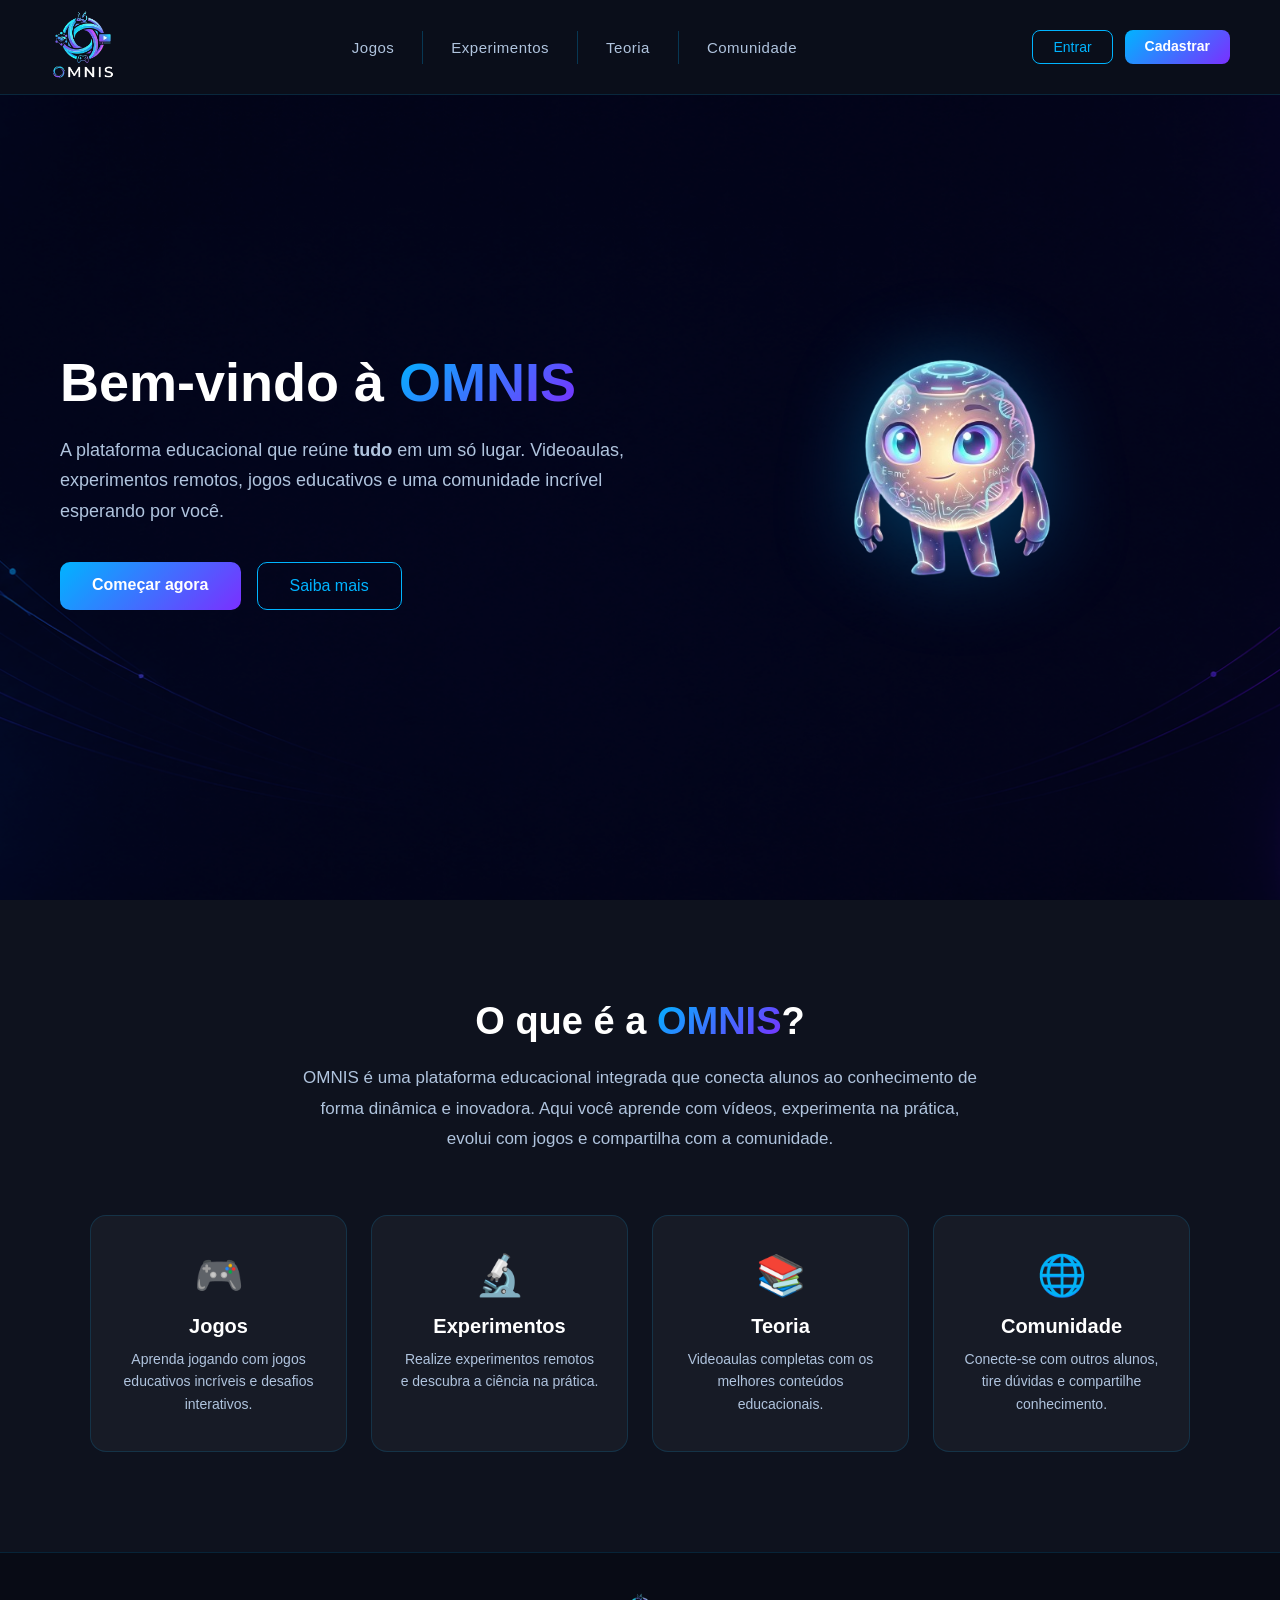
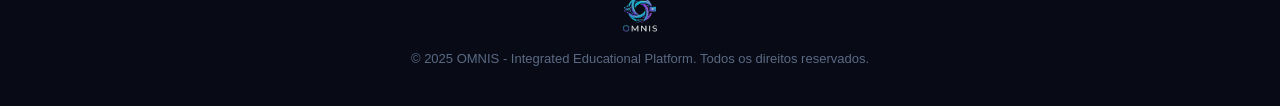
<file: index.html>
<!DOCTYPE html>
<html lang="pt-BR">
<head>
  <meta charset="UTF-8" />
  <meta name="viewport" content="width=device-width, initial-scale=1.0" />
  <title>OMNIS - Integrated Educational Platform</title>
  <link rel="stylesheet" href="assets/css/style.css" />
</head>
<body>

  <!-- ==========================================================
       NAVBAR (DESKTOP)
       Logo + links de navegação + botões de autenticação.
       Em telas pequenas, .nav-links e .nav-buttons são ocultados
       via CSS e substituídos pelo menu hamburguer abaixo.
  =========================================================== -->
  <nav class="navbar">

    <div class="nav-logo">
      <a href="index.html">
        <img src="assets/images/logo.png" alt="OMNIS Logo" class="logo-img" />
      </a>
    </div>

    <ul class="nav-links">
      <li><a href="pages/jogos.html">Jogos</a></li>
      <li><a href="pages/experimentos.html">Experimentos</a></li>
      <li><a href="pages/teoria.html">Teoria</a></li>
      <li><a href="pages/comunidade.html">Comunidade</a></li>
    </ul>

    <div class="nav-buttons">
      <a href="#" class="btn-login">Entrar</a>
      <a href="#" class="btn-cadastro">Cadastrar</a>
    </div>

    <!-- Botão hamburguer: visível apenas em mobile (controlado via CSS) -->
    <button class="nav-hamburger" id="hamburger" aria-label="Abrir menu" aria-expanded="false">
      <span></span><span></span><span></span>
    </button>

  </nav>

  <!-- ==========================================================
       MENU MOBILE
       Réplica dos links da navbar, exibida em tela cheia/dropdown
       quando o hamburguer é acionado. Mantido fora da <nav> para
       simplificar o posicionamento via CSS (position: fixed).
  =========================================================== -->
  <div class="nav-mobile-menu" id="mobileMenu">
    <a href="pages/jogos.html">🎮 Jogos</a>
    <a href="pages/experimentos.html">🔬 Experimentos</a>
    <a href="pages/teoria.html">📚 Teoria</a>
    <a href="pages/comunidade.html">🌐 Comunidade</a>
    <div class="mobile-btns">
      <a href="#" class="btn-login">Entrar</a>
      <a href="#" class="btn-cadastro">Cadastrar</a>
    </div>
  </div>

  <!-- ==========================================================
       HERO
       Primeira seção visível — chamada principal + mascote.
  =========================================================== -->
  <section class="hero">

    <div class="hero-text">
      <h1>Bem-vindo à <span class="destaque">OMNIS</span></h1>
      <p class="subtitulo">
        A plataforma educacional que reúne <strong>tudo</strong> em um só lugar.
        Videoaulas, experimentos remotos, jogos educativos e uma comunidade
        incrível esperando por você.
      </p>
      <div class="hero-btns">
        <a href="#" class="btn-primary">Começar agora</a>
        <a href="#sobre" class="btn-secondary">Saiba mais</a>
      </div>
    </div>

    <div class="hero-mascote">
      <img src="assets/images/mascote.png" alt="OMNI - Mascote da OMNIS" />
    </div>

  </section>

  <!-- ==========================================================
       SOBRE
       Explica a proposta da plataforma através de 4 pilares,
       cada um espelhando uma aba da navbar.
  =========================================================== -->
  <section class="sobre" id="sobre">

    <h2>O que é a <span class="destaque">OMNIS</span>?</h2>
    <p>
      OMNIS é uma plataforma educacional integrada que conecta alunos ao
      conhecimento de forma dinâmica e inovadora. Aqui você aprende com
      vídeos, experimenta na prática, evolui com jogos e compartilha com
      a comunidade.
    </p>

    <div class="cards">
      <div class="card">
        <div class="card-icon">🎮</div>
        <h3>Jogos</h3>
        <p>Aprenda jogando com jogos educativos incríveis e desafios interativos.</p>
      </div>
      <div class="card">
        <div class="card-icon">🔬</div>
        <h3>Experimentos</h3>
        <p>Realize experimentos remotos e descubra a ciência na prática.</p>
      </div>
      <div class="card">
        <div class="card-icon">📚</div>
        <h3>Teoria</h3>
        <p>Videoaulas completas com os melhores conteúdos educacionais.</p>
      </div>
      <div class="card">
        <div class="card-icon">🌐</div>
        <h3>Comunidade</h3>
        <p>Conecte-se com outros alunos, tire dúvidas e compartilhe conhecimento.</p>
      </div>
    </div>

  </section>

  <!-- ==========================================================
       FOOTER
  =========================================================== -->
  <footer class="footer">
    <img src="assets/images/logo.png" alt="OMNIS" class="footer-logo" />
    <p>© 2025 OMNIS - Integrated Educational Platform. Todos os direitos reservados.</p>
  </footer>

  <script src="assets/js/script.js"></script>

</body>
</html>
</file>
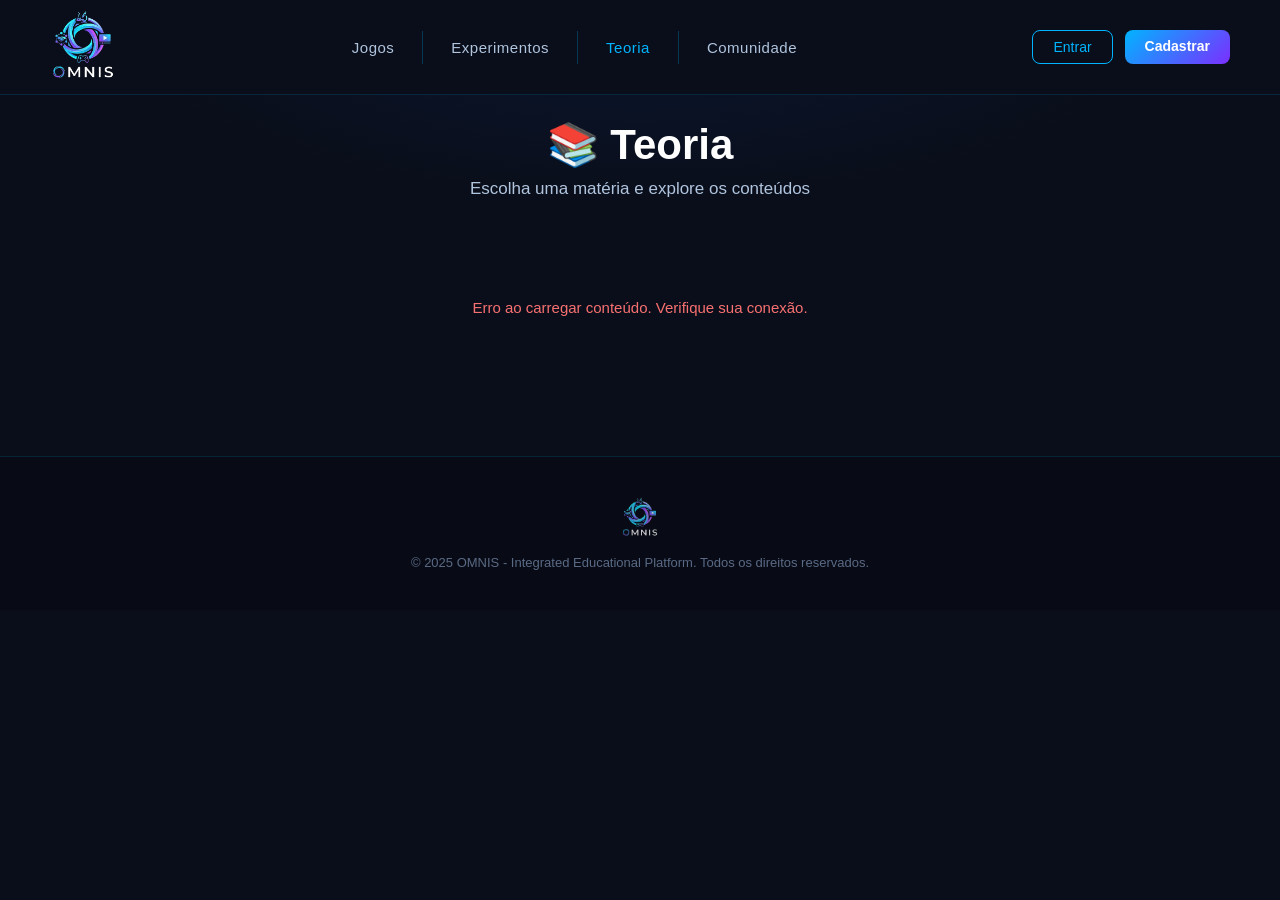
<file: pages/teoria.html>
<!DOCTYPE html>
<html lang="pt-BR">
<head>
  <meta charset="UTF-8" />
  <meta name="viewport" content="width=device-width, initial-scale=1.0" />
  <title>OMNIS - Teoria</title>
  <link rel="stylesheet" href="../assets/css/style.css" />
  <link rel="stylesheet" href="../assets/css/teoria.css" />
</head>
<body>

  <!-- ==========================================================
       NAVBAR + MENU MOBILE
       Idêntica em estrutura à da home; o toggle do hamburguer e
       a transição de saída ao clicar nos links são tratados de
       forma genérica em assets/js/script.js (não há JS inline
       nesta página para essa parte).
  =========================================================== -->
  <nav class="navbar">
    <div class="nav-logo">
      <a href="../index.html">
        <img src="../assets/images/logo.png" alt="OMNIS Logo" class="logo-img" />
      </a>
    </div>

    <ul class="nav-links">
      <li><a href="jogos.html">Jogos</a></li>
      <li><a href="experimentos.html">Experimentos</a></li>
      <li><a href="teoria.html" class="ativo">Teoria</a></li>
      <li><a href="comunidade.html">Comunidade</a></li>
    </ul>

    <div class="nav-buttons">
      <a href="#" class="btn-login">Entrar</a>
      <a href="#" class="btn-cadastro">Cadastrar</a>
    </div>

    <button class="nav-hamburger" id="hamburger" aria-label="Abrir menu" aria-expanded="false">
      <span></span><span></span><span></span>
    </button>
  </nav>

  <div class="nav-mobile-menu" id="mobileMenu">
    <a href="jogos.html">🎮 Jogos</a>
    <a href="experimentos.html">🔬 Experimentos</a>
    <a href="teoria.html">📚 Teoria</a>
    <a href="comunidade.html">🌐 Comunidade</a>
    <div class="mobile-btns">
      <a href="#" class="btn-login">Entrar</a>
      <a href="#" class="btn-cadastro">Cadastrar</a>
    </div>
  </div>

  <!-- ==========================================================
       HEADER DA PÁGINA
  =========================================================== -->
  <section class="teoria-header">
    <h1>📚 Teoria</h1>
    <p>Escolha uma matéria e explore os conteúdos</p>
  </section>

  <!-- ==========================================================
       ABAS DE MATÉRIA + CARDS DE TÓPICO
       Ambos os containers começam vazios e são populados pelo
       teoria.js após o fetch do JSON em OMNIS-ACADEMY. O estado
       de "carregando" abaixo é o que aparece antes da 1ª resposta.
  =========================================================== -->
  <section class="teoria-container">
    <div class="materias-tabs" id="materiasTabs">
      <p class="tab-loading">Carregando matérias...</p>
    </div>

    <div id="topicosContainer"></div>
  </section>

  <!-- ==========================================================
       FOOTER
  =========================================================== -->
  <footer class="footer">
    <img src="../assets/images/logo.png" alt="OMNIS" class="footer-logo" />
    <p>© 2025 OMNIS - Integrated Educational Platform. Todos os direitos reservados.</p>
  </footer>

  <script src="../assets/js/script.js"></script>
  <script src="../assets/js/teoria.js"></script>

</body>
</html>
</file>
<file: assets/css/style.css>
/* ============================================================
   OMNIS — Design tokens
   Centraliza cores, espaçamentos e timings usados no site.
   Trocar a paleta inteira = editar só este bloco.
============================================================ */
:root {
  /* Cores base */
  --cor-bg:        #0a0e1a;
  --cor-bg-footer: #080b15;
  --cor-texto:     #ffffff;
  --cor-texto-sec: #b0c4de;

  /* Cor de marca (usada em links, bordas, botões, gradiente) */
  --cor-marca:       #00b4ff;
  --cor-marca-roxo:  #7b2fff;
  --gradiente-marca: linear-gradient(135deg, var(--cor-marca), var(--cor-marca-roxo));

  /* Opacidades reaproveitadas em bordas/fundos translúcidos */
  --borda-marca-sutil: rgba(0, 180, 255, 0.15);
  --borda-marca-media: rgba(0, 180, 255, 0.25);

  /* Timings de transição/animação */
  --duracao-hover: 0.3s;
  --duracao-entrada: 0.6s;
}

/* ============================================================
   RESET
   Remove espaçamentos padrão do navegador e normaliza box-sizing
   para que padding/border não alterem a largura declarada.
============================================================ */
* {
  margin: 0;
  padding: 0;
  box-sizing: border-box;
}

/* ============================================================
   BASE / BODY
============================================================ */
body {
  font-family: 'Segoe UI', Tahoma, Geneva, Verdana, sans-serif;
  background-color: var(--cor-bg);
  color: var(--cor-texto);
  overflow-x: hidden; /* evita scroll horizontal de elementos animados (mascote, hero) */

  /* Fade-in suave ao carregar a página */
  animation: pagina-entrar var(--duracao-entrada) ease forwards;
}

@keyframes pagina-entrar {
  from { opacity: 0; transform: translateY(20px); }
  to   { opacity: 1; transform: translateY(0); }
}

/* ============================================================
   NAVBAR (desktop)
   Fixa no topo com efeito de vidro (blur) sobre o conteúdo.
============================================================ */
.navbar {
  position: fixed;
  top: 0;
  left: 0;
  width: 100%;
  z-index: 9999;

  display: flex;
  align-items: center;
  justify-content: space-between;
  padding: 10px 50px;

  background: #0a0e1a;
  border-bottom: 1px solid var(--borda-marca-sutil);

  backdrop-filter: none;
}

/* Aplicada via JS (script.js) quando a página é rolada além do
   limiar — fundo um pouco mais opaco para destacar a navbar do
   conteúdo passando por baixo dela. */
.navbar--scrolled {
  background: rgba(8, 11, 21, 0.98);
}

.logo-img {
  height: 70px;
  object-fit: contain;
}

.nav-links {
  display: flex;
  list-style: none;
}

.nav-links li {
  display: flex;
  align-items: center;
}

/* Separador vertical entre itens — aplicado a partir do 2º item */
.nav-links li + li {
  border-left: 1px solid var(--borda-marca-media);
}

.nav-links a {
  padding: 8px 28px;
  color: var(--cor-texto-sec);
  text-decoration: none;
  font-size: 15px;
  font-weight: 500;
  letter-spacing: 0.5px;
  transition: color var(--duracao-hover);
}

.nav-links a:hover {
  color: var(--cor-marca);
}

.nav-buttons {
  display: flex;
  gap: 12px;
}

.btn-login {
  padding: 8px 20px;
  border: 1px solid var(--cor-marca);
  border-radius: 8px;
  color: var(--cor-marca);
  text-decoration: none;
  font-size: 14px;
  transition: all var(--duracao-hover);
}

.btn-login:hover {
  background: var(--cor-marca);
  color: var(--cor-bg);
}

.btn-cadastro {
  padding: 8px 20px;
  border-radius: 8px;
  background: var(--gradiente-marca);
  color: var(--cor-texto);
  text-decoration: none;
  font-size: 14px;
  font-weight: 600;
  transition: opacity var(--duracao-hover);
}

.btn-cadastro:hover {
  opacity: 0.85;
}

/* ============================================================
   NAVBAR — botão hamburguer
   Oculto por padrão; só aparece no breakpoint mobile (ver media
   query no final do arquivo).
============================================================ */
.nav-hamburger {
  display: none;
}

/* Menu mobile — oculto por padrão em todas as telas.
   O JS adiciona .aberto para exibir; o CSS do media query
   garante que só apareça no mobile. */
.nav-mobile-menu {
  display: none;
}

/* ============================================================
   HERO
   Seção de abertura com imagem de fundo, overlay escuro para
   legibilidade do texto, e o mascote em destaque à direita.
============================================================ */
.hero {
  position: relative;
  min-height: 100vh;
  display: flex;
  align-items: center;
  justify-content: space-between;
  gap: 40px;
  padding: 120px 60px 60px;
  background: url('../images/fundo.png') center center / cover no-repeat;
}
/* Camada escura semi-transparente sobre o fundo — garante contraste
   suficiente para o texto independente do brilho da imagem. */
.hero::before {
  content: '';
  position: absolute;
  inset: 0;
  z-index: 0;
  background: rgba(5, 8, 20, 0.45);
}

/* Eleva todo o conteúdo direto do hero acima do overlay (::before) */
.hero > * {
  position: relative;
  z-index: 1;
}

.hero-text {
  max-width: 580px;
}

.hero-text h1 {
  margin-bottom: 20px;
  font-size: 54px;
  font-weight: 700;
  line-height: 1.2;
}

/* Texto com gradiente de marca recortado na própria tipografia */
.destaque {
  background: var(--gradiente-marca);
  background-clip: text;
  -webkit-background-clip: text;
  -webkit-text-fill-color: transparent;
}

.subtitulo {
  margin-bottom: 36px;
  color: var(--cor-texto-sec);
  font-size: 18px;
  line-height: 1.7;
}

.hero-btns {
  display: flex;
  flex-wrap: wrap;
  gap: 16px;
}

.btn-primary {
  padding: 14px 32px;
  border-radius: 10px;
  background: var(--gradiente-marca);
  color: var(--cor-texto);
  text-decoration: none;
  font-size: 16px;
  font-weight: 600;
  transition: opacity var(--duracao-hover), transform 0.2s;
}

.btn-primary:hover {
  opacity: 0.88;
  transform: translateY(-2px);
}

.btn-secondary {
  padding: 14px 32px;
  border: 1px solid var(--cor-marca);
  border-radius: 10px;
  color: var(--cor-marca);
  text-decoration: none;
  font-size: 16px;
  transition: all var(--duracao-hover);
}

.btn-secondary:hover {
  background: rgba(0, 180, 255, 0.1);
}

.hero-mascote img {
  width: 800px;
  max-width: 100%; /* nunca extrapola o container em telas estreitas */
  filter: drop-shadow(0 0 40px rgba(0, 180, 255, 0.3));
  animation: flutuar 3s ease-in-out infinite;
}

@keyframes flutuar {
  0%, 100% { transform: translateY(0); }
  50%      { transform: translateY(-16px); }
}

/* ============================================================
   SOBRE
============================================================ */
.sobre {
  padding: 100px 60px;
  text-align: center;
  background: rgba(255, 255, 255, 0.02);
}

.sobre h2 {
  margin-bottom: 20px;
  font-size: 38px;
  font-weight: 700;
}

.sobre > p {
  max-width: 680px;
  margin: 0 auto 60px;
  color: var(--cor-texto-sec);
  font-size: 17px;
  line-height: 1.8;
}

/* ============================================================
   CARDS (pilares: Jogos / Experimentos / Teoria / Comunidade)
============================================================ */
.cards {
  display: grid;
  grid-template-columns: repeat(auto-fit, minmax(220px, 1fr));
  gap: 24px;
  max-width: 1100px;
  margin: 0 auto;
}

.card {
  padding: 36px 28px;
  border: 1px solid var(--borda-marca-sutil);
  border-radius: 16px;
  background: rgba(255, 255, 255, 0.04);
  transition: transform var(--duracao-hover), border-color var(--duracao-hover);
}

.card:hover {
  transform: translateY(-6px);
  border-color: rgba(0, 180, 255, 0.5);
}

.card-icon {
  margin-bottom: 16px;
  font-size: 40px;
}

.card h3 {
  margin-bottom: 10px;
  color: var(--cor-texto);
  font-size: 20px;
  font-weight: 600;
}

.card p {
  color: var(--cor-texto-sec);
  font-size: 14px;
  line-height: 1.6;
}

/* ============================================================
   FOOTER
============================================================ */
.footer {
  padding: 40px 60px;
  border-top: 1px solid var(--borda-marca-sutil);
  background: var(--cor-bg-footer);
  text-align: center;
}

.footer-logo {
  height: 40px;
  margin-bottom: 14px;
  opacity: 0.8;
}

.footer p {
  color: #5a6a85;
  font-size: 13px;
}

/* ============================================================
   RESPONSIVO — MOBILE (≤ 768px)
   Troca a navbar horizontal por hamburguer + menu dropdown,
   e reflui hero/cards para layout de coluna única.
============================================================ */
@media (max-width: 768px) {

  /* --- Navbar --- */
  .navbar {
    height: 64px;
    padding: 10px 20px;
    flex-wrap: nowrap;
  }

  .logo-img {
    height: 48px;
  }

  .nav-links,
  .nav-buttons {
    display: none; /* substituídos pelo menu mobile */
  }

  .nav-hamburger {
    display: flex;
    flex-direction: column;
    justify-content: center;
    gap: 5px;
    padding: 6px;
    cursor: pointer;
    background: none;
    border: none;
    outline: none;
  }

  .nav-hamburger span {
    display: block;
    width: 24px;
    height: 2px;
    border-radius: 2px;
    background: var(--cor-texto-sec);
  }

  /* --- Menu mobile (dropdown) --- */
  .nav-mobile-menu {
    display: none; /* alternado via JS adicionando/removendo .aberto */
    position: fixed;
    top: 64px;
    left: 0;
    right: 0;
    z-index: 10000;
    flex-direction: column;
    padding: 16px 0;
    background: rgba(10, 14, 26, 0.98);
    border-bottom: 1px solid var(--borda-marca-sutil);
    backdrop-filter: blur(10px);
  }

  /* !important necessário pois sobrescreve a regra `display: none`
     acima, que tem a mesma especificidade dentro do media query. */
  .nav-mobile-menu.aberto {
    display: flex !important;
  }

  .nav-mobile-menu a {
    padding: 14px 28px;
    border-bottom: 1px solid rgba(0, 180, 255, 0.08);
    color: var(--cor-texto-sec);
    text-decoration: none;
    font-size: 16px;
    font-weight: 500;
    transition: color 0.2s;
  }

  .nav-mobile-menu a:hover {
    color: var(--cor-marca);
  }

  .nav-mobile-menu .mobile-btns {
    display: flex;
    gap: 12px;
    padding: 16px 28px 4px;
  }

  .nav-mobile-menu .btn-login,
  .nav-mobile-menu .btn-cadastro {
    flex: 1;
    text-align: center;
  }

  /* --- Hero --- */
  .hero {
    flex-direction: column-reverse; /* mascote acima do texto no mobile */
    min-height: 100svh; /* svh evita salto de layout com a barra de UI do navegador mobile */
    padding: 90px 24px 50px;
    text-align: center;
  }

  .hero-text {
    max-width: 100%;
  }

  .hero-text h1 {
    margin-bottom: 14px;
    font-size: 32px;
  }

  .subtitulo {
    margin-bottom: 24px;
    font-size: 15px;
  }

  .hero-mascote img {
    margin-bottom: 10px;
  }

  .hero-btns {
    flex-direction: column;
    align-items: center;
    justify-content: center;
  }

  .btn-primary,
  .btn-secondary {
    width: 100%;
    padding: 14px 20px;
    text-align: center;
  }

  /* --- Sobre --- */
  .sobre {
    padding: 50px 20px;
  }

  .sobre h2  { font-size: 26px; }
  .sobre > p { font-size: 15px; }

  /* --- Cards: 4 colunas → 2 colunas --- */
  .cards {
    grid-template-columns: 1fr 1fr;
    gap: 14px;
  }

  .card       { padding: 22px 16px; }
  .card-icon  { font-size: 30px; }
  .card h3    { font-size: 16px; }
  .card p     { font-size: 12px; }

  /* --- Footer --- */
  .footer {
    padding: 30px 20px;
  }
}

/* ============================================================
   RESPONSIVO — TELAS MUITO PEQUENAS (≤ 400px)
============================================================ */
@media (max-width: 400px) {
  .cards {
    grid-template-columns: 1fr; /* 2 colunas → 1 coluna */
  }

  .hero-text h1 {
    font-size: 26px;
  }
}
</file>
<file: assets/css/teoria.css>
/* ============================================================
   OMNIS — teoria.css
   Página de listagem de matérias (abas) e tópicos (cards).
   Reaproveita as variáveis globais de --cor-marca etc definidas
   em style.css; --cor-materia é local, definida inline por
   teoria.js de acordo com a cor de cada matéria no JSON.
============================================================ */

body {
  animation: pagina-entrar 0.6s ease forwards;
}

@keyframes pagina-entrar {
  from { opacity: 0; transform: translateY(20px); }
  to   { opacity: 1; transform: translateY(0); }
}

/* ============================================================
   HEADER
============================================================ */
.teoria-header {
  padding: 120px 60px 40px;
  text-align: center;
  background:
    radial-gradient(ellipse at top, rgba(0, 100, 255, 0.1) 0%, transparent 60%),
    var(--cor-bg);
}

.teoria-header h1 {
  margin-bottom: 10px;
  font-size: 42px;
  font-weight: 700;
}

.teoria-header p {
  color: var(--cor-texto-sec);
  font-size: 17px;
}

/* ============================================================
   CONTAINER GERAL
============================================================ */
.teoria-container {
  max-width: 1300px;
  margin: 0 auto;
  padding: 40px 60px 80px;
}

/* ============================================================
   ABAS DE MATÉRIA
============================================================ */
.materias-tabs {
  display: flex;
  flex-wrap: wrap;
  justify-content: center;
  gap: 10px;
  margin-bottom: 40px;
}

.tab-loading,
.erro-carregamento {
  padding: 20px;
  font-size: 15px;
  text-align: center;
}

.tab-loading        { color: var(--cor-texto-sec); }
.erro-carregamento  { color: #f87171; } /* vermelho — feedback de falha de rede */

.tab-btn {
  padding: 10px 24px;
  border: 1px solid rgba(255, 255, 255, 0.1);
  border-radius: 50px;
  background: rgba(255, 255, 255, 0.04);
  color: var(--cor-texto-sec);
  font-size: 14px;
  font-weight: 500;
  white-space: nowrap;
  cursor: pointer;
  transition: all var(--duracao-hover);
}

/* --cor-materia é definida inline por elemento (style="--cor-materia: ...")
   refletindo a cor de cada matéria no JSON; o fallback #00b4ff cobre
   o caso de a variável ainda não ter sido aplicada. */
.tab-btn:hover {
  border-color: var(--cor-materia, var(--cor-marca));
  color: var(--cor-materia, var(--cor-marca));
}

.tab-btn.ativo {
  border-color: transparent;
  background: var(--cor-materia, var(--cor-marca));
  color: #fff;
  font-weight: 700;
  box-shadow: 0 4px 20px rgba(0, 0, 0, 0.3);
}

/* ============================================================
   GRID DE CARDS
============================================================ */
.cards-teoria {
  display: grid;
  grid-template-columns: repeat(auto-fill, minmax(240px, 1fr));
  gap: 20px;

  /* Estado inicial oculto — a classe .visivel (adicionada via JS
     após o render) dispara o fade-in/slide-up abaixo. */
  opacity: 0;
  transform: translateY(10px);
  transition: opacity 0.4s ease, transform 0.4s ease;
}

.cards-teoria.visivel {
  opacity: 1;
  transform: translateY(0);
}

.card-teoria {
  display: flex;
  flex-direction: column;
  overflow: hidden;
  border: 1px solid rgba(255, 255, 255, 0.08);
  border-radius: 16px;
  background: rgba(255, 255, 255, 0.04);
  cursor: pointer;
  transition: transform var(--duracao-hover), border-color var(--duracao-hover), box-shadow var(--duracao-hover);
}

.card-teoria:hover {
  transform: translateY(-6px);
  border-color: var(--cor-materia, rgba(0, 180, 255, 0.5));
  box-shadow: 0 12px 40px rgba(0, 0, 0, 0.3);
}

/* --- Imagem do card --- */
.card-teoria-img {
  position: relative;
  height: 160px;
  background: rgba(255, 255, 255, 0.05);
  overflow: hidden;
}

.card-teoria-img img {
  width: 100%;
  height: 100%;
  object-fit: cover;
  transition: transform var(--duracao-hover);
}

.card-teoria:hover .card-teoria-img img {
  transform: scale(1.05);
}

/* Aplicada via JS (onerror da <img>) quando a imagem do tópico
   falha ao carregar — mostra um placeholder com ícone genérico. */
.card-teoria-img.sem-imagem {
  display: flex;
  align-items: center;
  justify-content: center;
  font-size: 48px;
}

.card-teoria-overlay {
  position: absolute;
  inset: 0;
  display: flex;
  align-items: center;
  justify-content: center;
  background: rgba(0, 0, 0, 0.5);
  opacity: 0;
  transition: opacity var(--duracao-hover);
}

.card-teoria:hover .card-teoria-overlay {
  opacity: 1;
}

.card-teoria-overlay span {
  padding: 8px 18px;
  border: 1px solid rgba(255, 255, 255, 0.5);
  border-radius: 8px;
  color: #fff;
  font-size: 14px;
  font-weight: 600;
}

/* --- Corpo do card --- */
.card-teoria-body {
  display: flex;
  flex: 1;
  flex-direction: column;
  gap: 8px;
  padding: 16px;
}

.card-teoria-body h3 {
  color: #fff;
  font-size: 15px;
  font-weight: 700;
}

.card-teoria-body p {
  flex: 1;
  color: var(--cor-texto-sec);
  font-size: 13px;
  line-height: 1.5;
}

.btn-card {
  align-self: flex-start;
  padding: 8px 16px;
  border-radius: 8px;
  background: var(--cor-materia, var(--gradiente-marca));
  color: #fff;
  text-decoration: none;
  text-align: center;
  font-size: 12px;
  font-weight: 700;
  transition: opacity var(--duracao-hover);
}

.btn-card:hover {
  opacity: 0.85;
}

/* ============================================================
   AGRUPAMENTO COM A NAVBAR
   Garante que o link "Teoria" apareça destacado na navbar
   enquanto o usuário está nesta página (classe aplicada
   diretamente no <a> do HTML, não via JS).
============================================================ */
.nav-links a.ativo {
  color: var(--cor-marca);
}

/* ============================================================
   RESPONSIVO (≤ 768px)
============================================================ */
@media (max-width: 768px) {
  .teoria-header {
    padding: 100px 20px 30px;
  }

  .teoria-header h1 {
    font-size: 28px;
  }

  .teoria-container {
    padding: 24px 16px 60px;
  }

  .tab-btn {
    padding: 8px 16px;
    font-size: 13px;
  }

  .cards-teoria {
    grid-template-columns: repeat(auto-fill, minmax(160px, 1fr));
    gap: 14px;
  }

  .card-teoria-img {
    height: 120px;
  }
}
</file>
